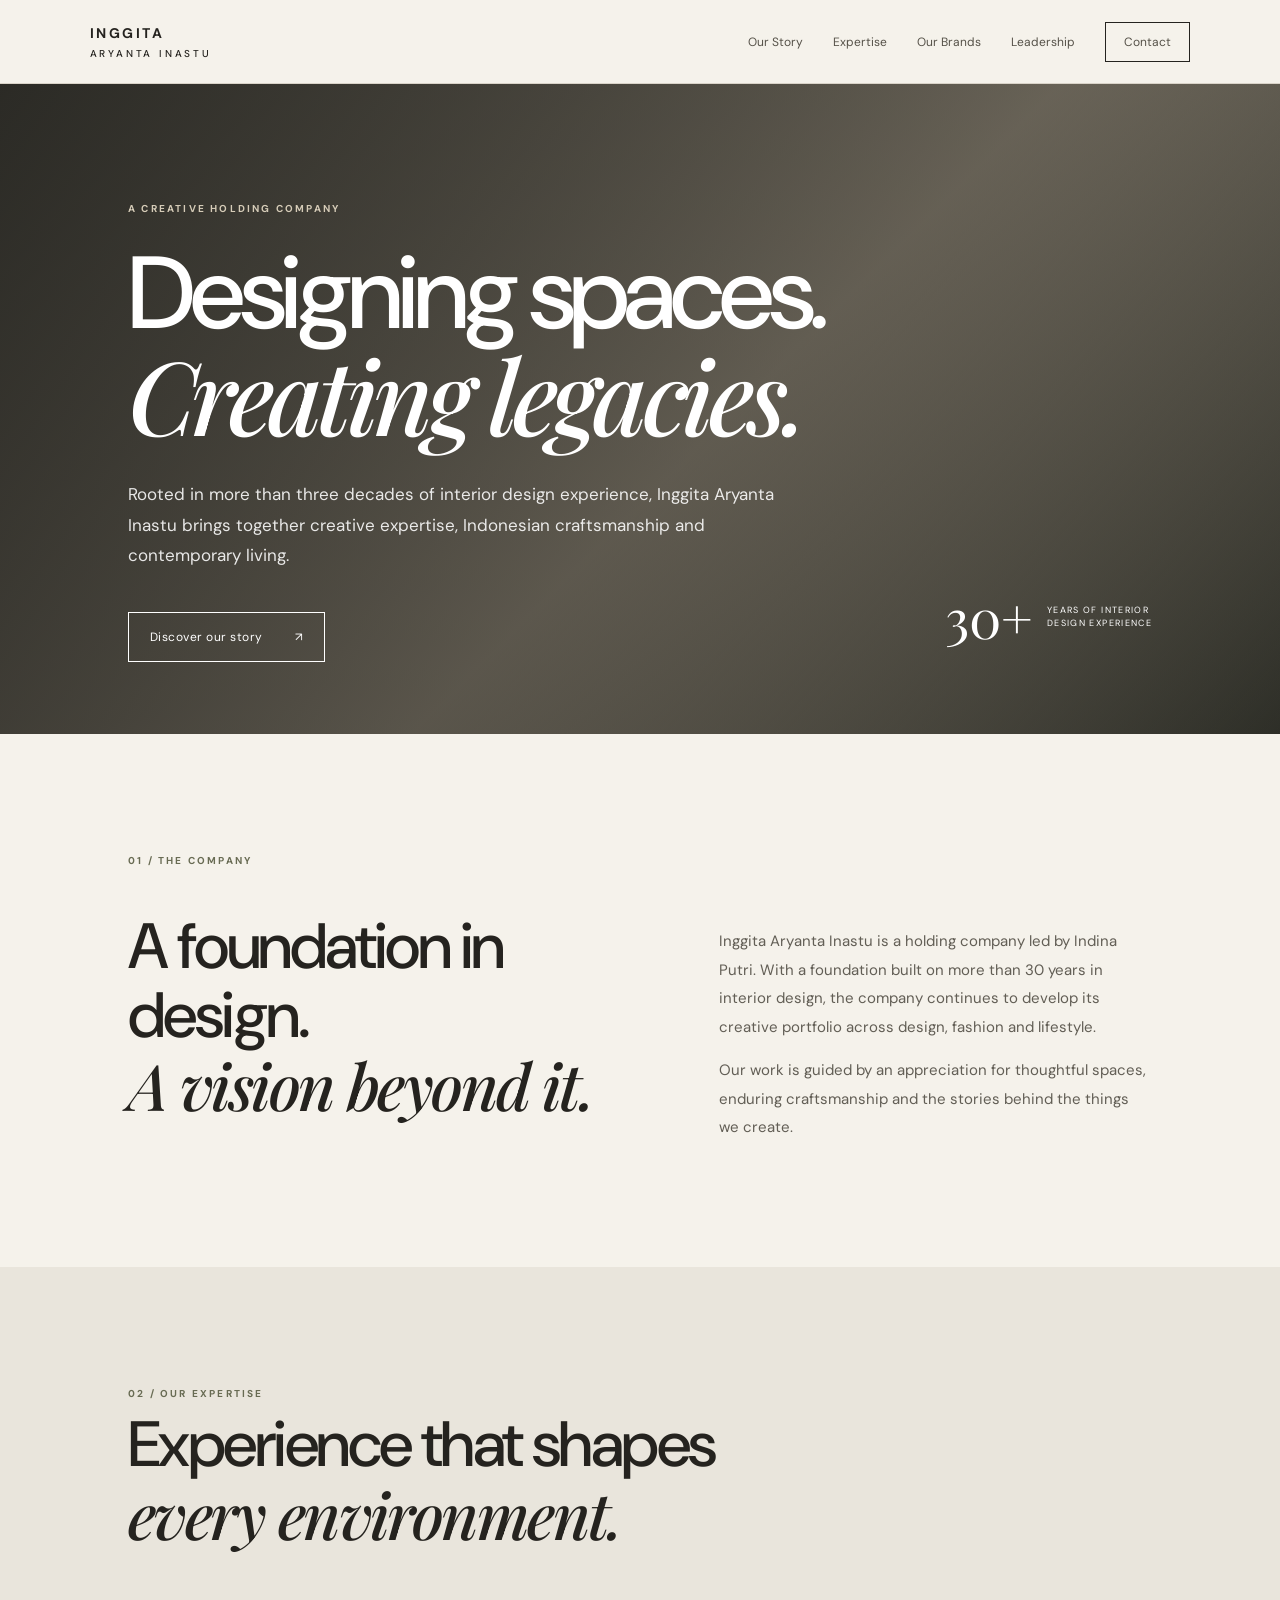
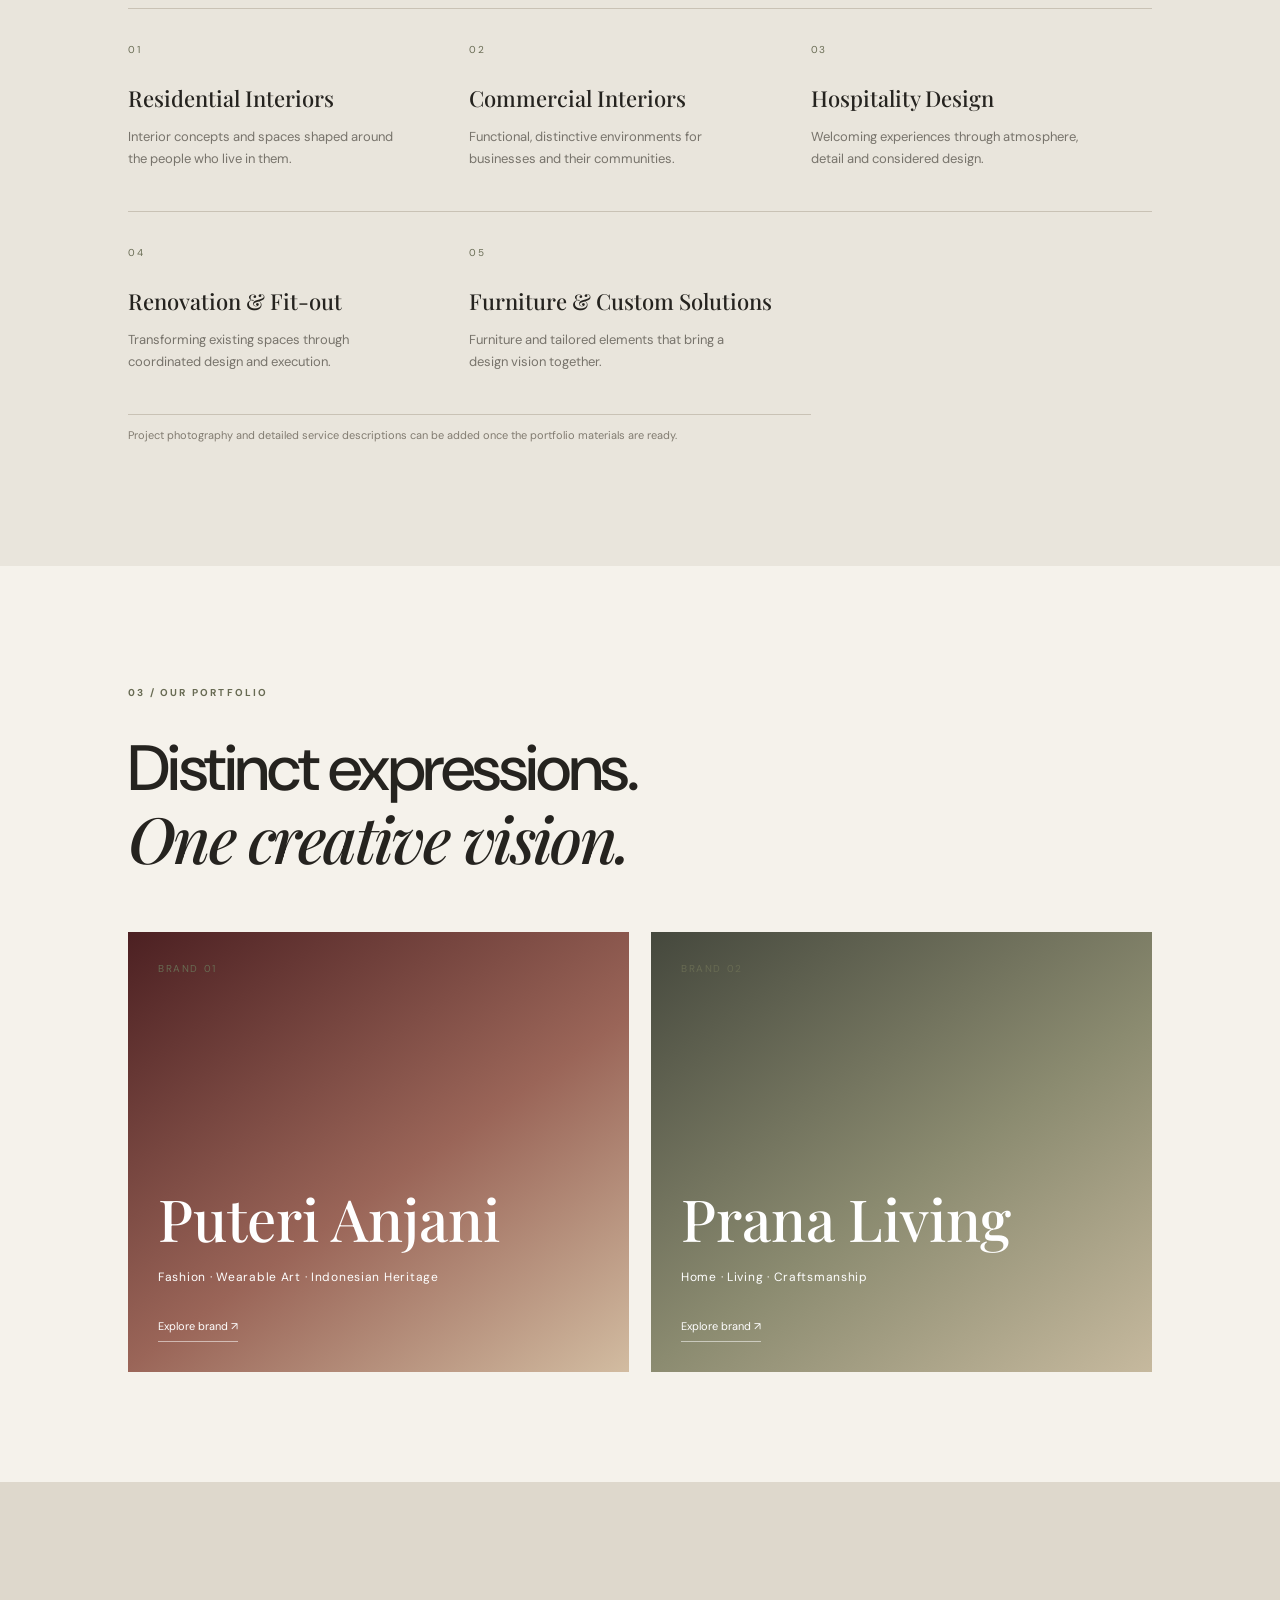
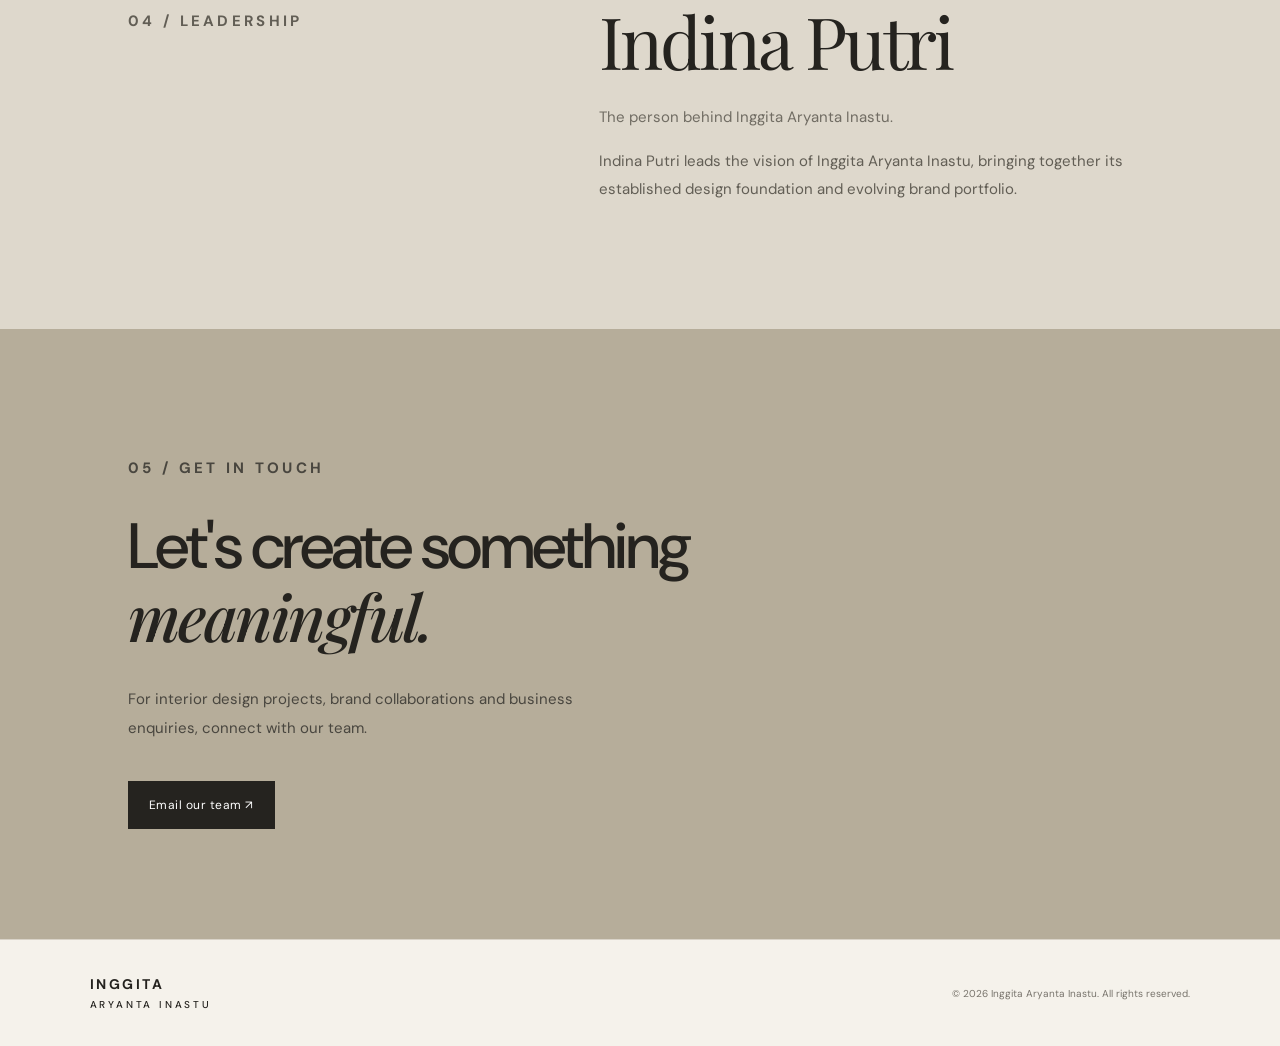
<file: index.html>
<!doctype html>
<html lang="en">
<head>
  <meta charset="utf-8"><meta name="viewport" content="width=device-width, initial-scale=1">
  <meta name="description" content="Inggita Aryanta Inastu — a creative holding company rooted in more than 30 years of interior design experience.">
  <title>Inggita Aryanta Inastu | Design, Heritage & Living</title>
  <link rel="stylesheet" href="assets/css/style.css">
</head>
<body>
<header class="site-header">
  <a class="wordmark" href="index.html">INGGITA <span>ARYANTA INASTU</span></a>
  <button class="menu-toggle" aria-label="Open menu" aria-expanded="false">☰</button>
  <nav class="nav"><a href="#story">Our Story</a><a href="#expertise">Expertise</a><a href="#brands">Our Brands</a><a href="#leadership">Leadership</a><a class="nav-cta" href="#contact">Contact</a></nav>
</header>
<main>
<section class="hero">
  <div class="hero-copy">
    <p class="eyebrow">A CREATIVE HOLDING COMPANY</p>
    <h1>Designing spaces.<br><em>Creating legacies.</em></h1>
    <p class="lead">Rooted in more than three decades of interior design experience, Inggita Aryanta Inastu brings together creative expertise, Indonesian craftsmanship and contemporary living.</p>
    <a class="button button-light" href="#story">Discover our story <span>↗</span></a>
  </div>
  <div class="hero-note"><span>30+</span><small>YEARS OF INTERIOR<br>DESIGN EXPERIENCE</small></div>
</section>
<section class="intro section" id="story">
  <p class="eyebrow">01 / THE COMPANY</p>
  <div class="intro-grid"><h2>A foundation in design.<br><em>A vision beyond it.</em></h2>
  <div><p>Inggita Aryanta Inastu is a holding company led by Indina Putri. With a foundation built on more than 30 years in interior design, the company continues to develop its creative portfolio across design, fashion and lifestyle.</p><p>Our work is guided by an appreciation for thoughtful spaces, enduring craftsmanship and the stories behind the things we create.</p></div></div>
</section>
<section class="expertise section" id="expertise">
  <div class="section-heading"><p class="eyebrow">02 / OUR EXPERTISE</p><h2>Experience that shapes<br><em>every environment.</em></h2></div>
  <div class="service-grid">
    <article><span>01</span><h3>Residential Interiors</h3><p>Interior concepts and spaces shaped around the people who live in them.</p></article>
    <article><span>02</span><h3>Commercial Interiors</h3><p>Functional, distinctive environments for businesses and their communities.</p></article>
    <article><span>03</span><h3>Hospitality Design</h3><p>Welcoming experiences through atmosphere, detail and considered design.</p></article>
    <article><span>04</span><h3>Renovation & Fit-out</h3><p>Transforming existing spaces through coordinated design and execution.</p></article>
    <article><span>05</span><h3>Furniture & Custom Solutions</h3><p>Furniture and tailored elements that bring a design vision together.</p></article>
  </div>
  <p class="note">Project photography and detailed service descriptions can be added once the portfolio materials are ready.</p>
</section>
<section class="brands section" id="brands">
  <p class="eyebrow">03 / OUR PORTFOLIO</p><h2>Distinct expressions.<br><em>One creative vision.</em></h2>
  <div class="brand-grid">
    <a class="brand-card fashion" href="puteri-anjani.html"><div class="brand-index">BRAND 01</div><div><h3>Puteri Anjani</h3><p>Fashion · Wearable Art · Indonesian Heritage</p><span class="text-link">Explore brand ↗</span></div></a>
    <a class="brand-card living" href="prana-living.html"><div class="brand-index">BRAND 02</div><div><h3>Prana Living</h3><p>Home · Living · Craftsmanship</p><span class="text-link">Explore brand ↗</span></div></a>
  </div>
</section>
<section class="leadership section" id="leadership"><p class="eyebrow">04 / LEADERSHIP</p><div><h2>Indina Putri</h2><p class="lead">The person behind Inggita Aryanta Inastu.</p><p>Indina Putri leads the vision of Inggita Aryanta Inastu, bringing together its established design foundation and evolving brand portfolio.</p></div></section>
<section class="contact section" id="contact"><p class="eyebrow">05 / GET IN TOUCH</p><h2>Let's create something<br><em>meaningful.</em></h2><p>For interior design projects, brand collaborations and business enquiries, connect with our team.</p><a class="button button-dark" href="mailto:inggit aaryantainastu@gmail.com">Email our team ↗</a></section>
</main>
<footer><a class="wordmark" href="index.html">INGGITA <span>ARYANTA INASTU</span></a><small>© <span id="year"></span> Inggita Aryanta Inastu. All rights reserved.</small></footer>
<script src="assets/js/main.js"></script>
</body></html>
</file>
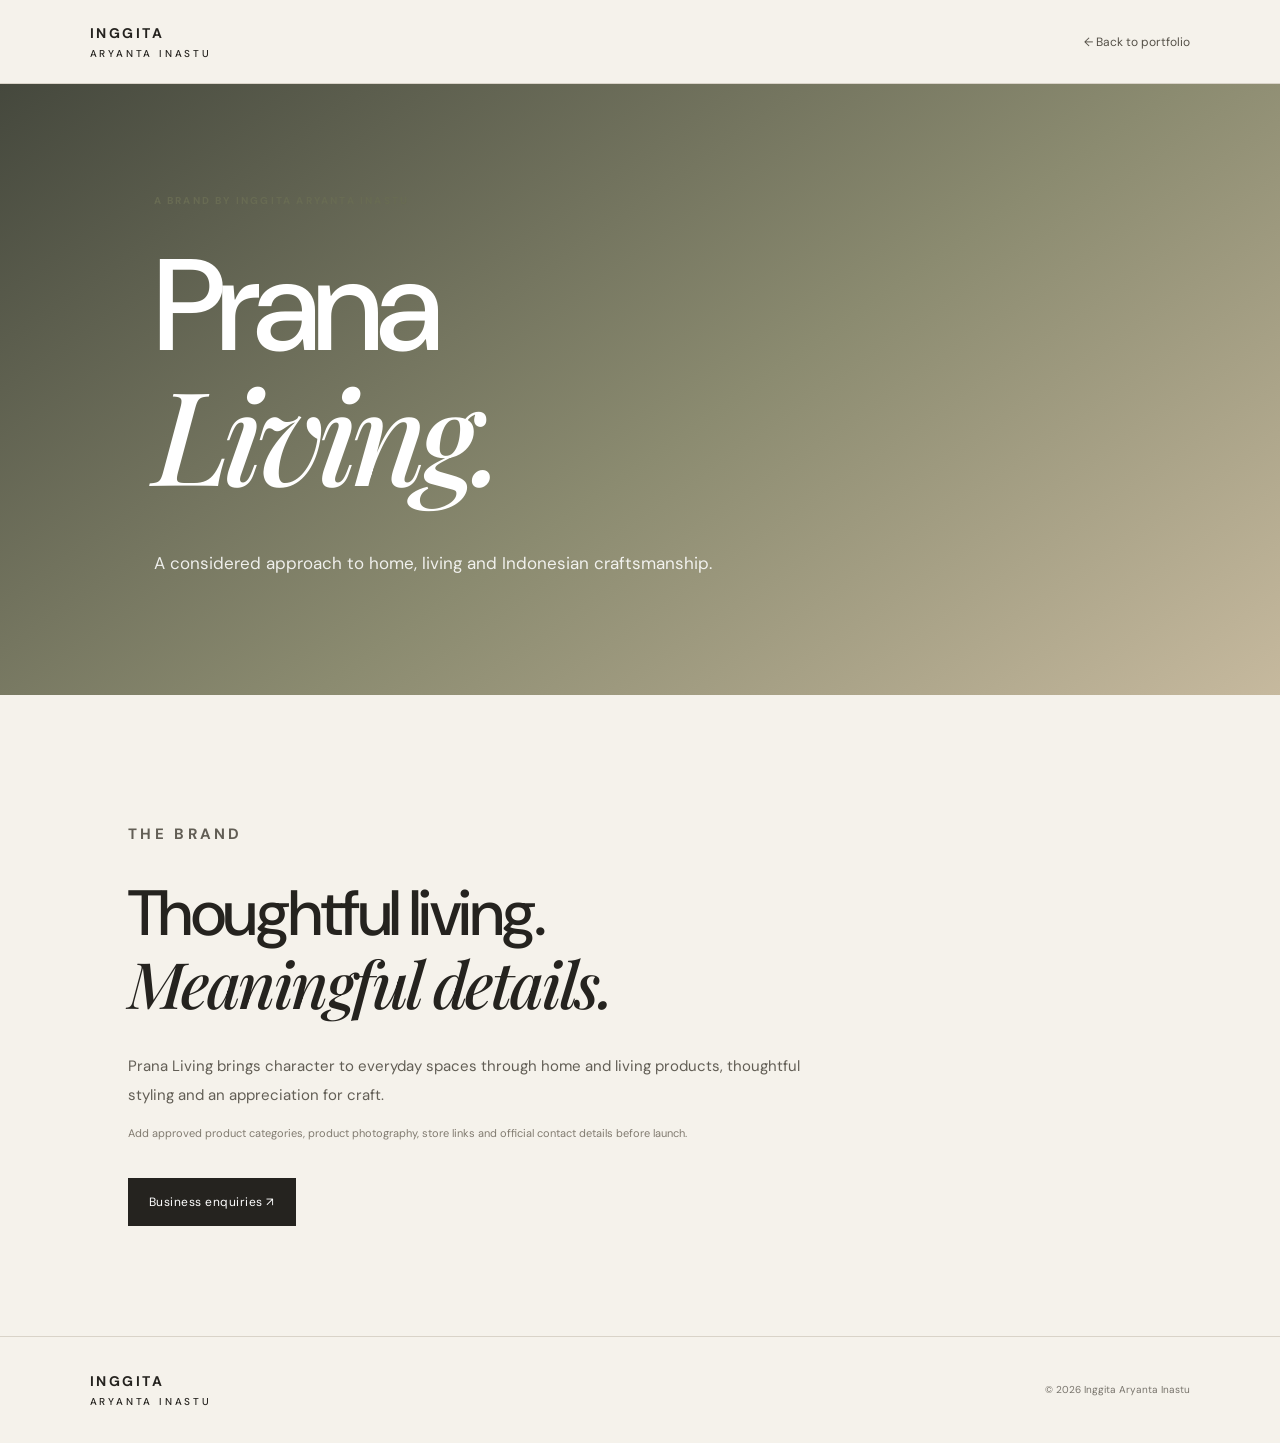
<file: prana-living.html>
<!doctype html><html lang="en"><head><meta charset="utf-8"><meta name="viewport" content="width=device-width,initial-scale=1"><title>Prana Living | Inggita Aryanta Inastu</title><link rel="stylesheet" href="assets/css/style.css"></head><body>
<header class="site-header"><a class="wordmark" href="index.html">INGGITA <span>ARYANTA INASTU</span></a><a class="back-link" href="index.html#brands">← Back to portfolio</a></header>
<main><section class="brand-hero living"><p class="eyebrow">A BRAND BY INGGITA ARYANTA INASTU</p><h1>Prana<br><em>Living.</em></h1><p class="lead">A considered approach to home, living and Indonesian craftsmanship.</p></section>
<section class="section brand-story"><p class="eyebrow">THE BRAND</p><h2>Thoughtful living.<br><em>Meaningful details.</em></h2><p>Prana Living brings character to everyday spaces through home and living products, thoughtful styling and an appreciation for craft.</p><p class="note">Add approved product categories, product photography, store links and official contact details before launch.</p><a class="button button-dark" href="mailto:inggit aaryantainastu@gmail.com">Business enquiries ↗</a></section></main><footer><a class="wordmark" href="index.html">INGGITA <span>ARYANTA INASTU</span></a><small>© <span id="year"></span> Inggita Aryanta Inastu</small></footer><script src="assets/js/main.js"></script></body></html>
</file>
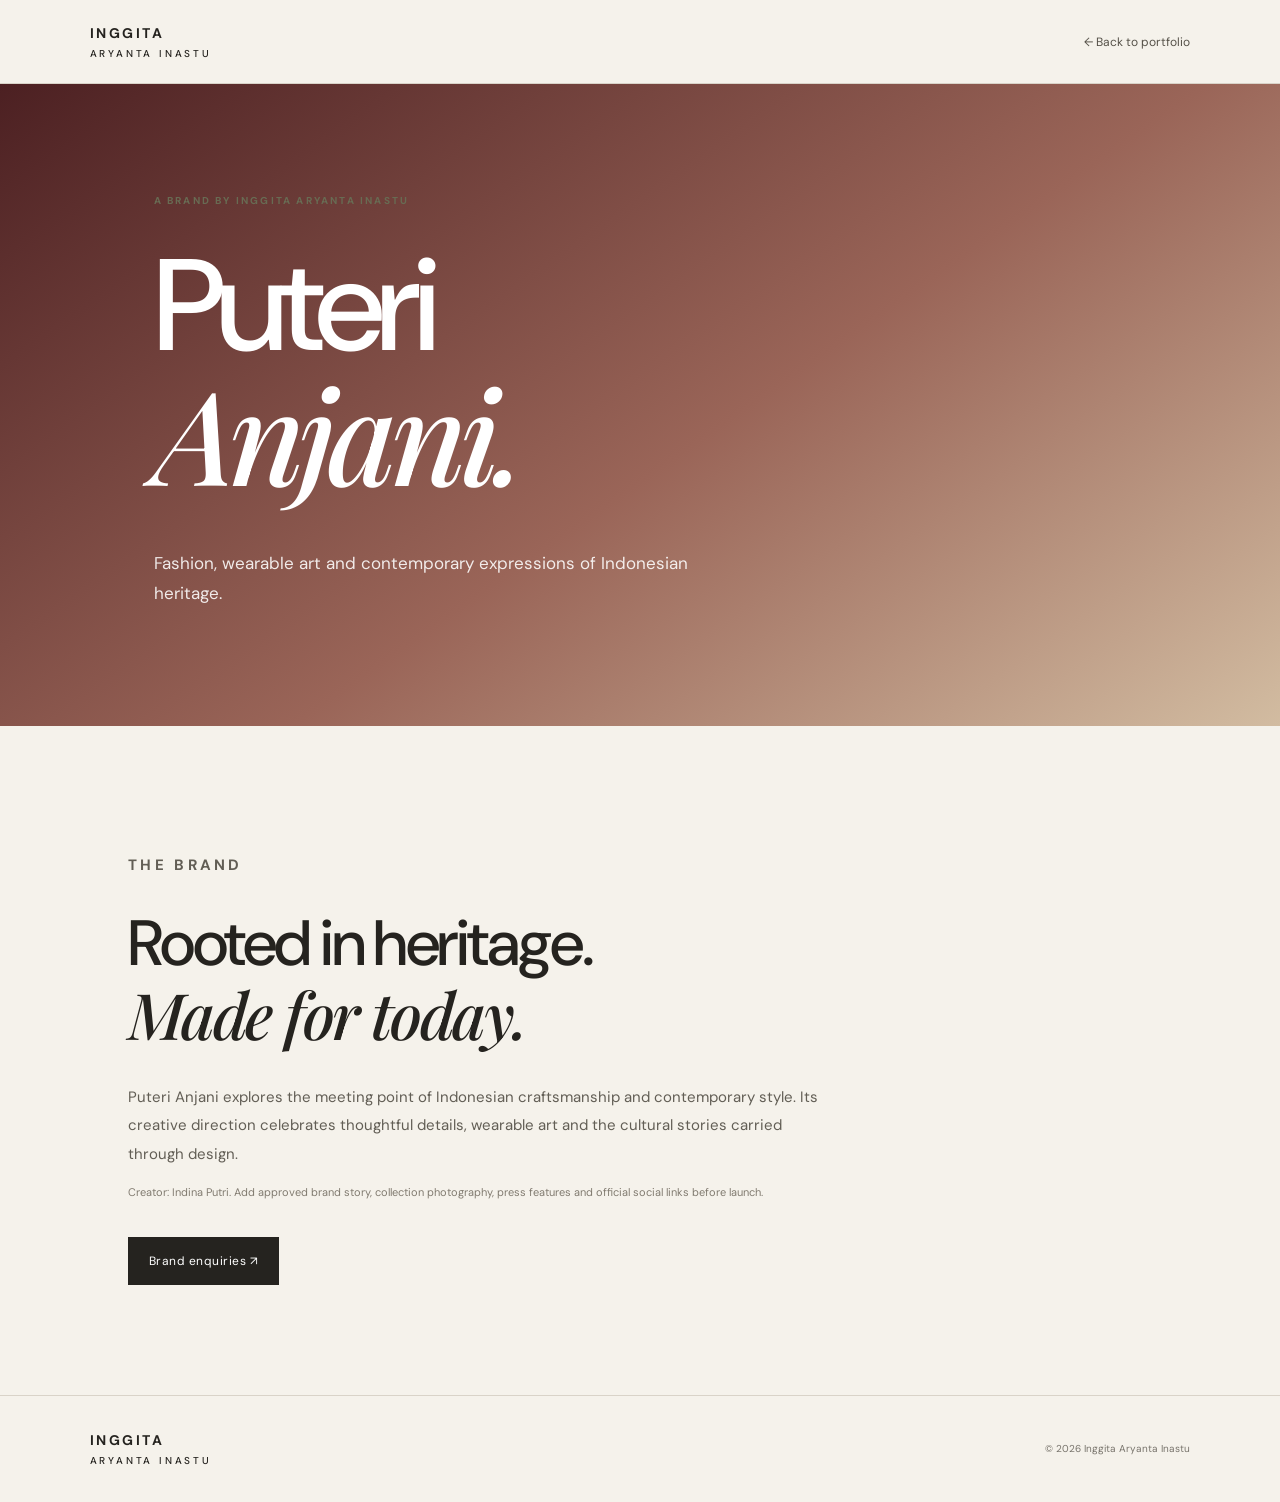
<file: puteri-anjani.html>
<!doctype html><html lang="en"><head><meta charset="utf-8"><meta name="viewport" content="width=device-width,initial-scale=1"><title>Puteri Anjani | Inggita Aryanta Inastu</title><link rel="stylesheet" href="assets/css/style.css"></head><body>
<header class="site-header"><a class="wordmark" href="index.html">INGGITA <span>ARYANTA INASTU</span></a><a class="back-link" href="index.html#brands">← Back to portfolio</a></header>
<main><section class="brand-hero fashion"><p class="eyebrow">A BRAND BY INGGITA ARYANTA INASTU</p><h1>Puteri<br><em>Anjani.</em></h1><p class="lead">Fashion, wearable art and contemporary expressions of Indonesian heritage.</p></section>
<section class="section brand-story"><p class="eyebrow">THE BRAND</p><h2>Rooted in heritage.<br><em>Made for today.</em></h2><p>Puteri Anjani explores the meeting point of Indonesian craftsmanship and contemporary style. Its creative direction celebrates thoughtful details, wearable art and the cultural stories carried through design.</p><p class="note">Creator: Indina Putri. Add approved brand story, collection photography, press features and official social links before launch.</p><a class="button button-dark" href="mailto:pranalivingshop@gmail.com">Brand enquiries ↗</a></section></main><footer><a class="wordmark" href="index.html">INGGITA <span>ARYANTA INASTU</span></a><small>© <span id="year"></span> Inggita Aryanta Inastu</small></footer><script src="assets/js/main.js"></script></body></html>
</file>
<file: assets/css/style.css>
@import url('https://fonts.googleapis.com/css2?family=DM+Sans:wght@400;500;600;700&family=Playfair+Display:ital,wght@0,500;0,600;1,500;1,600&display=swap');
:root{--ink:#25231f;--paper:#f5f2eb;--muted:#77736b;--line:#d9d3c8;--olive:#686b53;--cream:#e7dfd0}
*{box-sizing:border-box}html{scroll-behavior:smooth}body{margin:0;background:var(--paper);color:var(--ink);font-family:'DM Sans',sans-serif}a{color:inherit;text-decoration:none}.site-header{height:84px;padding:0 7vw;display:flex;align-items:center;justify-content:space-between;border-bottom:1px solid var(--line);background:var(--paper)}.wordmark{font-size:14px;letter-spacing:.18em;font-weight:700}.wordmark span{display:block;font-size:10px;letter-spacing:.28em;margin-top:5px;font-weight:500}.nav{display:flex;gap:30px;align-items:center;font-size:12px}.nav a,.back-link{color:#555148}.nav-cta{border:1px solid var(--ink);padding:11px 18px}.menu-toggle{display:none;background:none;border:0;font-size:24px}.hero{min-height:650px;padding:12vh 10vw 8vh;background:linear-gradient(115deg,rgba(25,25,22,.78),rgba(25,25,22,.35)),linear-gradient(135deg,#6d695d,#b4a995 55%,#393a31);color:#fff;position:relative;display:flex;flex-direction:column;justify-content:center}.hero-copy{max-width:760px}.eyebrow{font-size:10px;letter-spacing:.22em;font-weight:700;color:var(--olive)}.hero .eyebrow{color:#d6ccb8}.hero h1,.brand-hero h1{font-size:clamp(54px,8vw,108px);line-height:.98;font-weight:500;letter-spacing:-.055em;margin:28px 0}.hero h1 em,.section h2 em,.brand-hero h1 em{font-family:'Playfair Display',serif;font-weight:500}.lead{font-size:17px;line-height:1.8;max-width:650px;color:inherit;opacity:.88}.button{display:inline-flex;gap:32px;padding:16px 21px;margin-top:24px;font-size:12px;letter-spacing:.04em}.button-light{border:1px solid #fff;color:#fff}.button-dark{background:var(--ink);color:#fff}.hero-note{position:absolute;right:10vw;bottom:9vh;display:flex;align-items:center;gap:14px}.hero-note span{font:54px 'Playfair Display',serif}.hero-note small{font-size:9px;line-height:1.5;letter-spacing:.15em}.section{padding:110px 10vw}.intro-grid{display:grid;grid-template-columns:1.1fr 1fr;gap:9vw;margin-top:45px}.section h2{font-size:clamp(38px,5vw,66px);line-height:1.08;font-weight:500;letter-spacing:-.04em;margin:0}.intro-grid p,.brand-story p,.leadership p,.contact p{line-height:1.9;color:#625e55;font-size:15px}.expertise{background:#e9e5dc}.section-heading{margin-bottom:55px}.service-grid{display:grid;grid-template-columns:repeat(3,1fr);border-top:1px solid #c9c2b5}.service-grid article{padding:28px 25px 28px 0;border-bottom:1px solid #c9c2b5;min-height:190px}.service-grid article span,.brand-index{font-size:10px;letter-spacing:.16em;color:var(--olive)}.service-grid h3{font:22px 'Playfair Display',serif;font-weight:500;margin:25px 0 10px}.service-grid p{font-size:13px;line-height:1.7;color:var(--muted);max-width:280px}.note{font-size:11px!important;color:#817b70!important;line-height:1.7!important}.brands{background:#f5f2eb}.brands h2{margin:35px 0 55px}.brand-grid{display:grid;grid-template-columns:1fr 1fr;gap:22px}.brand-card{min-height:440px;padding:30px;display:flex;flex-direction:column;justify-content:space-between;color:#fff}.fashion{background:linear-gradient(145deg,#4c2022,#9a6558 55%,#d2bca1)}.living{background:linear-gradient(145deg,#45483d,#8b8b70 55%,#c6b99e)}.brand-card h3{font:clamp(35px,5vw,58px) 'Playfair Display',serif;font-weight:500;margin:12px 0}.brand-card p{font-size:12px;letter-spacing:.06em}.text-link{display:inline-block;margin-top:22px;font-size:11px;border-bottom:1px solid #ffffff88;padding-bottom:8px}.leadership{background:#ded8cc;display:grid;grid-template-columns:1fr 1.5fr;gap:8vw}.leadership h2{font:clamp(42px,6vw,72px) 'Playfair Display',serif}.contact{background:#b6ad9a}.contact h2{margin:30px 0}.contact p{max-width:500px;color:#49463f}footer{padding:35px 7vw;display:flex;justify-content:space-between;align-items:center;border-top:1px solid var(--line)}footer small{font-size:10px;color:var(--muted)}.brand-hero{min-height:570px;padding:100px 12vw;color:#fff;display:flex;flex-direction:column;justify-content:center}.brand-hero h1{font-size:clamp(65px,11vw,130px);margin:25px 0}.brand-hero .lead{max-width:560px}.brand-story{max-width:1000px}.brand-story h2{margin:30px 0}.brand-story>p:not(.eyebrow){max-width:700px}.back-link{font-size:12px}
@media(max-width:760px){.site-header{height:72px;padding:0 6vw}.menu-toggle{display:block}.nav{display:none;position:absolute;z-index:5;top:72px;left:0;right:0;padding:25px 6vw;background:var(--paper);border-bottom:1px solid var(--line);flex-direction:column;align-items:flex-start}.nav.is-open{display:flex}.hero{min-height:620px;padding:90px 7vw}.hero-note{right:7vw;bottom:35px}.section{padding:75px 7vw}.intro-grid,.leadership{grid-template-columns:1fr;gap:25px}.service-grid{grid-template-columns:1fr 1fr}.brand-grid{grid-template-columns:1fr}.brand-card{min-height:350px}.brand-hero{min-height:500px;padding:80px 7vw}footer{padding:28px 7vw;gap:20px;align-items:flex-start;flex-direction:column}}@media(max-width:430px){.service-grid{grid-template-columns:1fr}.hero h1{font-size:55px}.lead{font-size:15px}}
</file>
